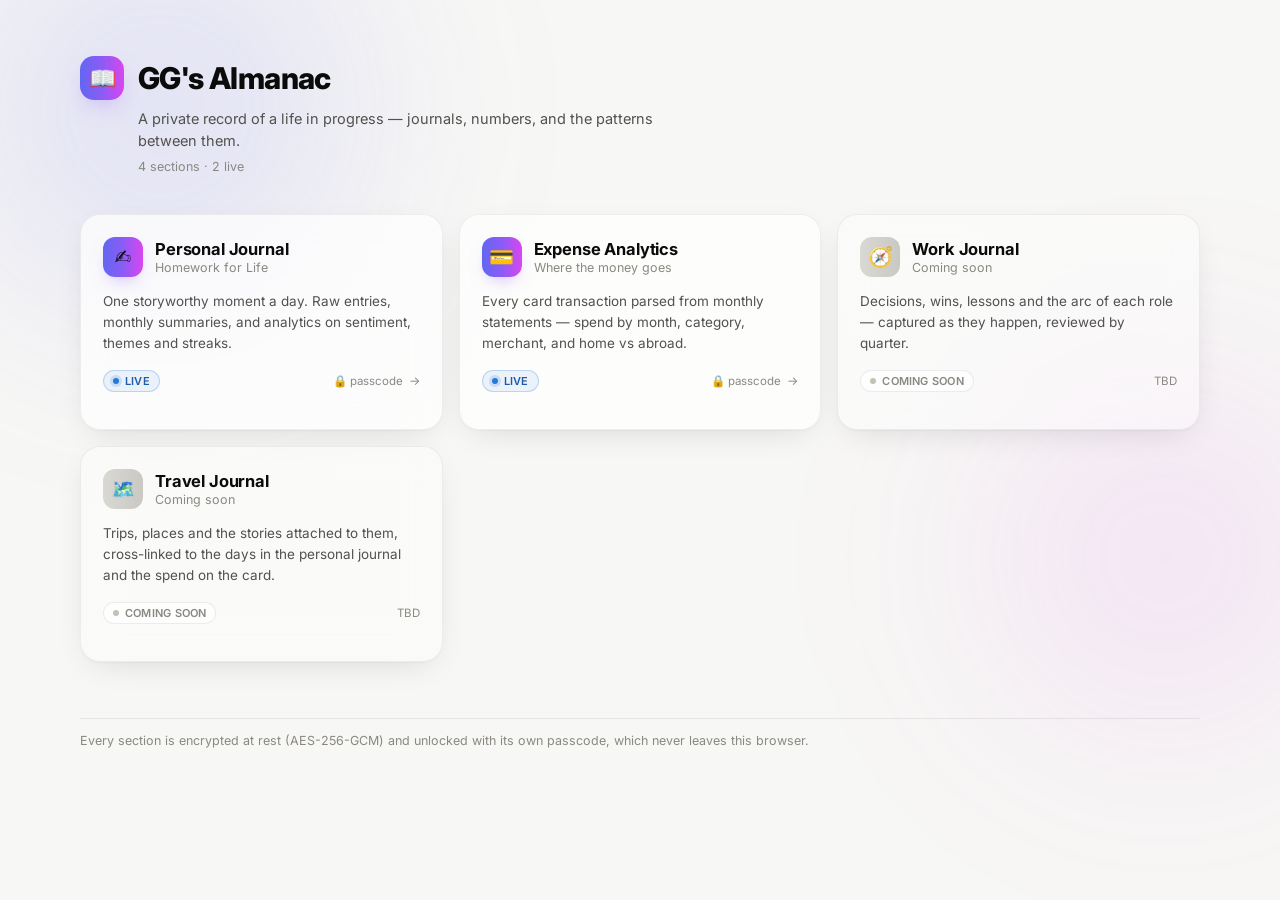
<file: index.html>
<!DOCTYPE html>
<html lang="en" style="color-scheme: light">
<head>
<meta charset="UTF-8" />
<meta name="viewport" content="width=device-width, initial-scale=1.0" />
<meta name="robots" content="noindex, nofollow" />
<title>GG's Almanac</title>
<link rel="icon" href="data:image/svg+xml,<svg xmlns='http://www.w3.org/2000/svg' viewBox='0 0 100 100'><text y='.9em' font-size='90'>📖</text></svg>" />
<link rel="preconnect" href="https://fonts.gstatic.com" crossorigin />
<link rel="stylesheet" href="https://fonts.googleapis.com/css2?family=Inter:wght@400;500;600;700;800&display=swap" />
<link rel="stylesheet" href="assets/almanac.css" />
<style>
  .wrap { position: relative; z-index: 1; max-width: 1120px; margin: 0 auto; padding: 56px 20px 96px; }
  header { display: flex; align-items: center; gap: 14px; margin-bottom: 8px; }
  .mark {
    width: 44px; height: 44px; border-radius: 14px; display: grid; place-items: center;
    background: var(--grad); font-size: 22px; box-shadow: 0 10px 24px -10px rgba(139,92,246,.55);
  }
  h1 { margin: 0; font-size: 30px; font-weight: 800; letter-spacing: -.02em; }
  .tag { margin: 6px 0 0 58px; color: var(--ink-2); font-size: 14.5px; max-width: 560px; line-height: 1.55; }
  .meta { margin: 6px 0 0 58px; color: var(--muted); font-size: 12.5px; }
  .grid {
    margin-top: 40px; display: grid; gap: 16px;
    grid-template-columns: repeat(auto-fill, minmax(300px, 1fr));
  }
  .card {
    position: relative; display: block; text-decoration: none; color: inherit;
    padding: 22px 22px 20px; border-radius: 20px; min-height: 172px;
    border: 1px solid rgba(0,0,0,.06); background: rgba(255,255,255,.7); backdrop-filter: blur(20px);
    box-shadow: 0 1px 2px rgba(16,16,20,.04), 0 10px 34px -12px rgba(16,16,20,.14);
    transition: transform .25s cubic-bezier(.22,1,.36,1), box-shadow .25s, border-color .25s;
    animation: rise .6s cubic-bezier(.22,1,.36,1) both;
  }
  .card:hover { transform: translateY(-3px); box-shadow: 0 2px 4px rgba(16,16,20,.05), 0 22px 44px -14px rgba(16,16,20,.22); border-color: rgba(99,102,241,.25); }
  .card.soon { background: rgba(255,255,255,.42); }
  .card.soon:hover { transform: none; box-shadow: 0 1px 2px rgba(16,16,20,.04), 0 10px 34px -12px rgba(16,16,20,.14); border-color: rgba(0,0,0,.06); cursor: default; }
  .card .top { display: flex; align-items: center; gap: 12px; }
  .card .emoji {
    width: 40px; height: 40px; border-radius: 12px; display: grid; place-items: center; font-size: 20px;
    background: var(--grad); box-shadow: 0 8px 18px -8px rgba(139,92,246,.5);
  }
  .card.soon .emoji { background: linear-gradient(90deg, #d9d8d2, #c9c8c1); box-shadow: none; filter: grayscale(.2); }
  .card h2 { margin: 0; font-size: 16.5px; font-weight: 700; letter-spacing: -.01em; }
  .card .sub { margin: 1px 0 0; font-size: 12.5px; color: var(--muted); }
  .card p { margin: 14px 0 0; font-size: 13.5px; line-height: 1.55; color: var(--ink-2); }
  .card .foot { margin-top: 16px; display: flex; align-items: center; justify-content: space-between; font-size: 12px; color: var(--muted); }
  .badge {
    display: inline-flex; align-items: center; gap: 6px; padding: 3px 9px; border-radius: 99px;
    font-size: 11px; font-weight: 600; letter-spacing: .02em; text-transform: uppercase;
    border: 1px solid rgba(0,0,0,.07); background: rgba(255,255,255,.7);
  }
  .badge::before { content: ""; width: 6px; height: 6px; border-radius: 99px; background: var(--baseline); }
  .badge.live { color: #1c5cab; border-color: rgba(42,120,214,.25); background: rgba(42,120,214,.08); }
  .badge.live::before { background: var(--accent); box-shadow: 0 0 0 3px rgba(42,120,214,.18); }
  .badge.building { color: #9a5b00; border-color: rgba(237,161,0,.3); background: rgba(237,161,0,.1); }
  .badge.building::before { background: #eda100; }
  .card .arrow { transition: transform .2s; }
  .card:not(.soon):hover .arrow { transform: translateX(3px); }
  .lock { font-size: 11.5px; color: var(--muted); }
  footer { margin-top: 56px; border-top: 1px solid rgba(0,0,0,.07); padding-top: 14px; font-size: 12.5px; color: var(--muted); }
  @keyframes rise { from { opacity: 0; transform: translateY(14px); } to { opacity: 1; transform: none; } }
</style>
</head>
<body class="mesh">
  <div class="wrap">
    <header>
      <div class="mark">📖</div>
      <h1 id="name">GG's Almanac</h1>
    </header>
    <p class="tag" id="tagline"></p>
    <p class="meta" id="meta"></p>
    <section class="grid" id="grid"></section>
    <footer>Every section is encrypted at rest (AES-256-GCM) and unlocked with its own passcode, which never leaves this browser.</footer>
  </div>
  <script type="module">
    import { SECTIONS, ALMANAC } from "./sections.js";
    document.getElementById("name").textContent = ALMANAC.name;
    document.title = ALMANAC.name;
    document.getElementById("tagline").textContent = ALMANAC.tagline;
    const live = SECTIONS.filter((s) => s.status === "live").length;
    document.getElementById("meta").textContent = `${SECTIONS.length} sections · ${live} live`;
    const LABEL = { live: "Live", soon: "Coming soon", building: "In progress" };
    const grid = document.getElementById("grid");
    SECTIONS.forEach((s, i) => {
      const isLive = s.status === "live";
      const el = document.createElement(isLive ? "a" : "div");
      el.className = "card" + (isLive ? "" : " soon");
      if (isLive) el.href = s.href;
      el.style.animationDelay = `${80 + i * 70}ms`;
      el.innerHTML = `
        <div class="top">
          <div class="emoji">${s.emoji}</div>
          <div><h2>${s.title}</h2><div class="sub">${s.subtitle}</div></div>
        </div>
        <p>${s.blurb}</p>
        <div class="foot">
          <span class="badge ${s.status}">${LABEL[s.status] || s.status}</span>
          <span>${isLive ? `<span class="lock">🔒 passcode</span> &nbsp;<span class="arrow">→</span>` : `<span class="lock">${s.source}</span>`}</span>
        </div>`;
      grid.appendChild(el);
    });
  </script>
</body>
</html>
</file>
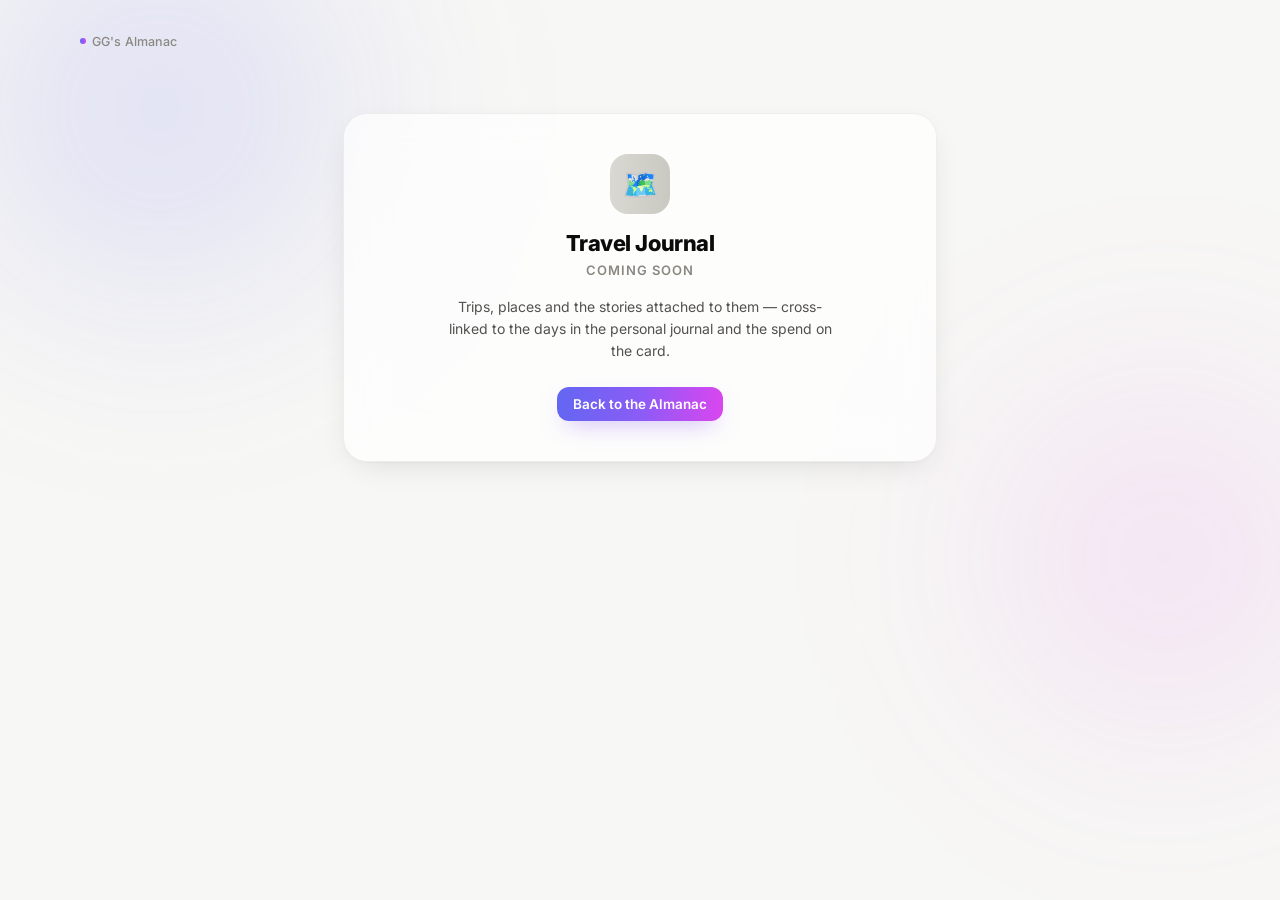
<file: travel/index.html>
<!DOCTYPE html>
<html lang="en" style="color-scheme: light">
<head>
<meta charset="UTF-8" />
<meta name="viewport" content="width=device-width, initial-scale=1.0" />
<meta name="robots" content="noindex, nofollow" />
<title>Travel Journal · GG's Almanac</title>
<link rel="icon" href="data:image/svg+xml,<svg xmlns='http://www.w3.org/2000/svg' viewBox='0 0 100 100'><text y='.9em' font-size='90'>🗺️</text></svg>" />
<link rel="preconnect" href="https://fonts.gstatic.com" crossorigin />
<link rel="stylesheet" href="https://fonts.googleapis.com/css2?family=Inter:wght@400;500;600;700;800&display=swap" />
<link rel="stylesheet" href="../assets/almanac.css" />
<style>
  .wrap { position: relative; z-index: 1; max-width: 1120px; margin: 0 auto; padding: 28px 20px 96px; }
  .card {
    margin: 64px auto 0; max-width: 520px; padding: 40px 36px; text-align: center; border-radius: 24px;
    border: 1px solid rgba(0,0,0,.06); background: rgba(255,255,255,.7); backdrop-filter: blur(20px);
    box-shadow: 0 1px 2px rgba(16,16,20,.04), 0 10px 34px -12px rgba(16,16,20,.14);
    animation: rise .6s cubic-bezier(.22,1,.36,1) both;
  }
  .emoji { width: 60px; height: 60px; margin: 0 auto 16px; border-radius: 18px; display: grid; place-items: center; font-size: 30px; background: linear-gradient(90deg, #d9d8d2, #c9c8c1); }
  h1 { margin: 0; font-size: 22px; font-weight: 800; letter-spacing: -.02em; }
  .sub { margin: 6px 0 18px; color: var(--muted); font-size: 13px; text-transform: uppercase; letter-spacing: .08em; font-weight: 600; }
  p { margin: 0 auto; max-width: 400px; color: var(--ink-2); font-size: 14px; line-height: 1.6; }
  .back { display: inline-block; margin-top: 24px; padding: 9px 16px; border-radius: 12px; text-decoration: none; color: #fff; font-weight: 600; font-size: 13.5px; background: var(--grad); box-shadow: 0 10px 24px -10px rgba(139,92,246,.55); }
  @keyframes rise { from { opacity: 0; transform: translateY(14px); } to { opacity: 1; transform: none; } }
</style>
</head>
<body class="mesh">
  <div class="wrap">
    <a class="almanac-crumb" href="../"><span class="dot"></span>GG's Almanac</a>
    <div class="card">
      <div class="emoji">🗺️</div>
      <h1>Travel Journal</h1>
      <div class="sub">Coming soon</div>
      <p>Trips, places and the stories attached to them — cross-linked to the days in the personal journal and the spend on the card.</p>
      <a class="back" href="../">Back to the Almanac</a>
    </div>
  </div>
</body>
</html>
</file>
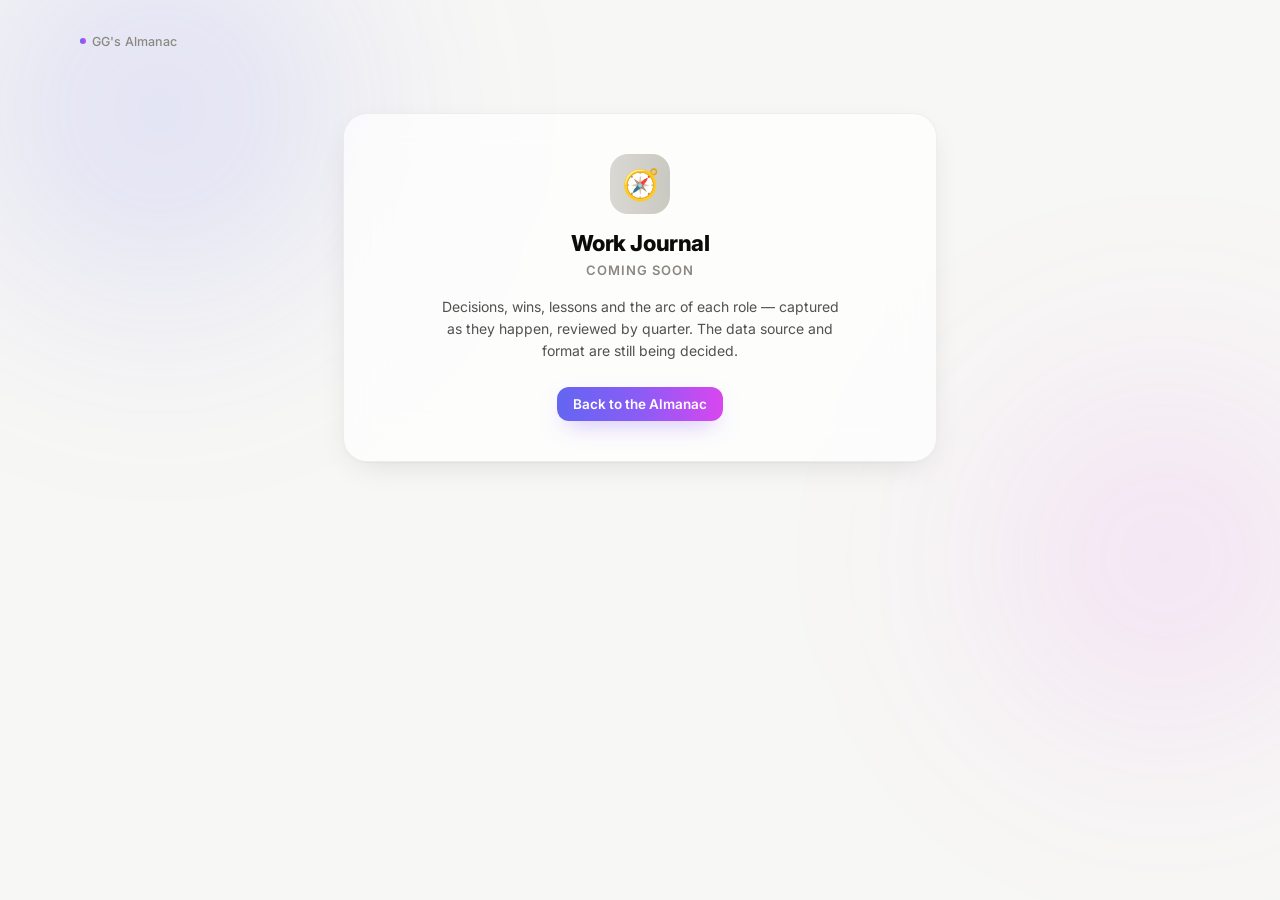
<file: work/index.html>
<!DOCTYPE html>
<html lang="en" style="color-scheme: light">
<head>
<meta charset="UTF-8" />
<meta name="viewport" content="width=device-width, initial-scale=1.0" />
<meta name="robots" content="noindex, nofollow" />
<title>Work Journal · GG's Almanac</title>
<link rel="icon" href="data:image/svg+xml,<svg xmlns='http://www.w3.org/2000/svg' viewBox='0 0 100 100'><text y='.9em' font-size='90'>🧭</text></svg>" />
<link rel="preconnect" href="https://fonts.gstatic.com" crossorigin />
<link rel="stylesheet" href="https://fonts.googleapis.com/css2?family=Inter:wght@400;500;600;700;800&display=swap" />
<link rel="stylesheet" href="../assets/almanac.css" />
<style>
  .wrap { position: relative; z-index: 1; max-width: 1120px; margin: 0 auto; padding: 28px 20px 96px; }
  .card {
    margin: 64px auto 0; max-width: 520px; padding: 40px 36px; text-align: center; border-radius: 24px;
    border: 1px solid rgba(0,0,0,.06); background: rgba(255,255,255,.7); backdrop-filter: blur(20px);
    box-shadow: 0 1px 2px rgba(16,16,20,.04), 0 10px 34px -12px rgba(16,16,20,.14);
    animation: rise .6s cubic-bezier(.22,1,.36,1) both;
  }
  .emoji { width: 60px; height: 60px; margin: 0 auto 16px; border-radius: 18px; display: grid; place-items: center; font-size: 30px; background: linear-gradient(90deg, #d9d8d2, #c9c8c1); }
  h1 { margin: 0; font-size: 22px; font-weight: 800; letter-spacing: -.02em; }
  .sub { margin: 6px 0 18px; color: var(--muted); font-size: 13px; text-transform: uppercase; letter-spacing: .08em; font-weight: 600; }
  p { margin: 0 auto; max-width: 400px; color: var(--ink-2); font-size: 14px; line-height: 1.6; }
  .back { display: inline-block; margin-top: 24px; padding: 9px 16px; border-radius: 12px; text-decoration: none; color: #fff; font-weight: 600; font-size: 13.5px; background: var(--grad); box-shadow: 0 10px 24px -10px rgba(139,92,246,.55); }
  @keyframes rise { from { opacity: 0; transform: translateY(14px); } to { opacity: 1; transform: none; } }
</style>
</head>
<body class="mesh">
  <div class="wrap">
    <a class="almanac-crumb" href="../"><span class="dot"></span>GG's Almanac</a>
    <div class="card">
      <div class="emoji">🧭</div>
      <h1>Work Journal</h1>
      <div class="sub">Coming soon</div>
      <p>Decisions, wins, lessons and the arc of each role — captured as they happen, reviewed by quarter. The data source and format are still being decided.</p>
      <a class="back" href="../">Back to the Almanac</a>
    </div>
  </div>
</body>
</html>
</file>
<file: assets/almanac.css>
/* Shared design tokens for every Almanac page. Sections may extend, never override, these. */
:root {
  --surface-1: #fcfcfb; --page: #f7f7f5;
  --ink: #0b0b0b; --ink-2: #52514e; --muted: #8a8880;
  --grid: #e6e5df; --baseline: #c3c2b7;
  --pos: #2a78d6; --neg: #e34948; --neu: #c3c2b7;
  --seq-100: #cde2fb; --seq-200: #9ec5f4; --seq-300: #6da7ec;
  --seq-400: #3987e5; --seq-550: #1c5cab; --seq-700: #0d366b;
  --accent: #2a78d6;
  --grad: linear-gradient(90deg, #6366f1, #8b5cf6, #d946ef);
}
html { background: var(--page); }
body {
  margin: 0; background: var(--page); color: var(--ink);
  font-family: Inter, system-ui, -apple-system, "Segoe UI", sans-serif;
  -webkit-font-smoothing: antialiased;
}
/* ambient gradient mesh */
.mesh::before, .mesh::after {
  content: ""; position: fixed; border-radius: 9999px; pointer-events: none;
  filter: blur(90px); z-index: 0;
}
.mesh::before {
  width: 45vw; height: 45vw; top: -14vw; left: -10vw;
  background: radial-gradient(circle, rgba(99,102,241,.20), transparent 70%);
}
.mesh::after {
  width: 42vw; height: 42vw; top: 32vh; right: -12vw;
  background: radial-gradient(circle, rgba(217,70,239,.14), transparent 70%);
}
#boot {
  position: fixed; inset: 0; display: flex; align-items: center; justify-content: center;
  flex-direction: column; gap: 14px; color: var(--muted); font-size: 13px;
}
#boot .ring {
  width: 30px; height: 30px; border-radius: 50%;
  border: 2.5px solid var(--grid); border-top-color: #6366f1;
  animation: spin .8s linear infinite;
}
@keyframes spin { to { transform: rotate(360deg); } }
.axis-t { fill: var(--muted); font-size: 11px; font-variant-numeric: tabular-nums; }
.lbl { fill: var(--ink-2); font-size: 11.5px; }
.lbl-strong { fill: var(--ink); font-size: 11.5px; font-weight: 600; }
.gridline { stroke: var(--grid); stroke-width: 1; }
.baseline-s { stroke: var(--baseline); stroke-width: 1; }
::selection { background: rgba(99,102,241,.22); }
::-webkit-scrollbar { width: 11px; height: 11px; }
::-webkit-scrollbar-thumb { background: var(--baseline); border-radius: 99px; border: 3px solid var(--page); }

/* Almanac chrome shared by section pages */
.almanac-crumb {
  display: inline-flex; align-items: center; gap: 6px; text-decoration: none;
  color: var(--muted); font-size: 12.5px; font-weight: 500; letter-spacing: .01em;
  transition: color .15s;
}
.almanac-crumb:hover { color: var(--ink); }
.almanac-crumb .dot { width: 6px; height: 6px; border-radius: 99px; background: var(--grad); }
</file>
